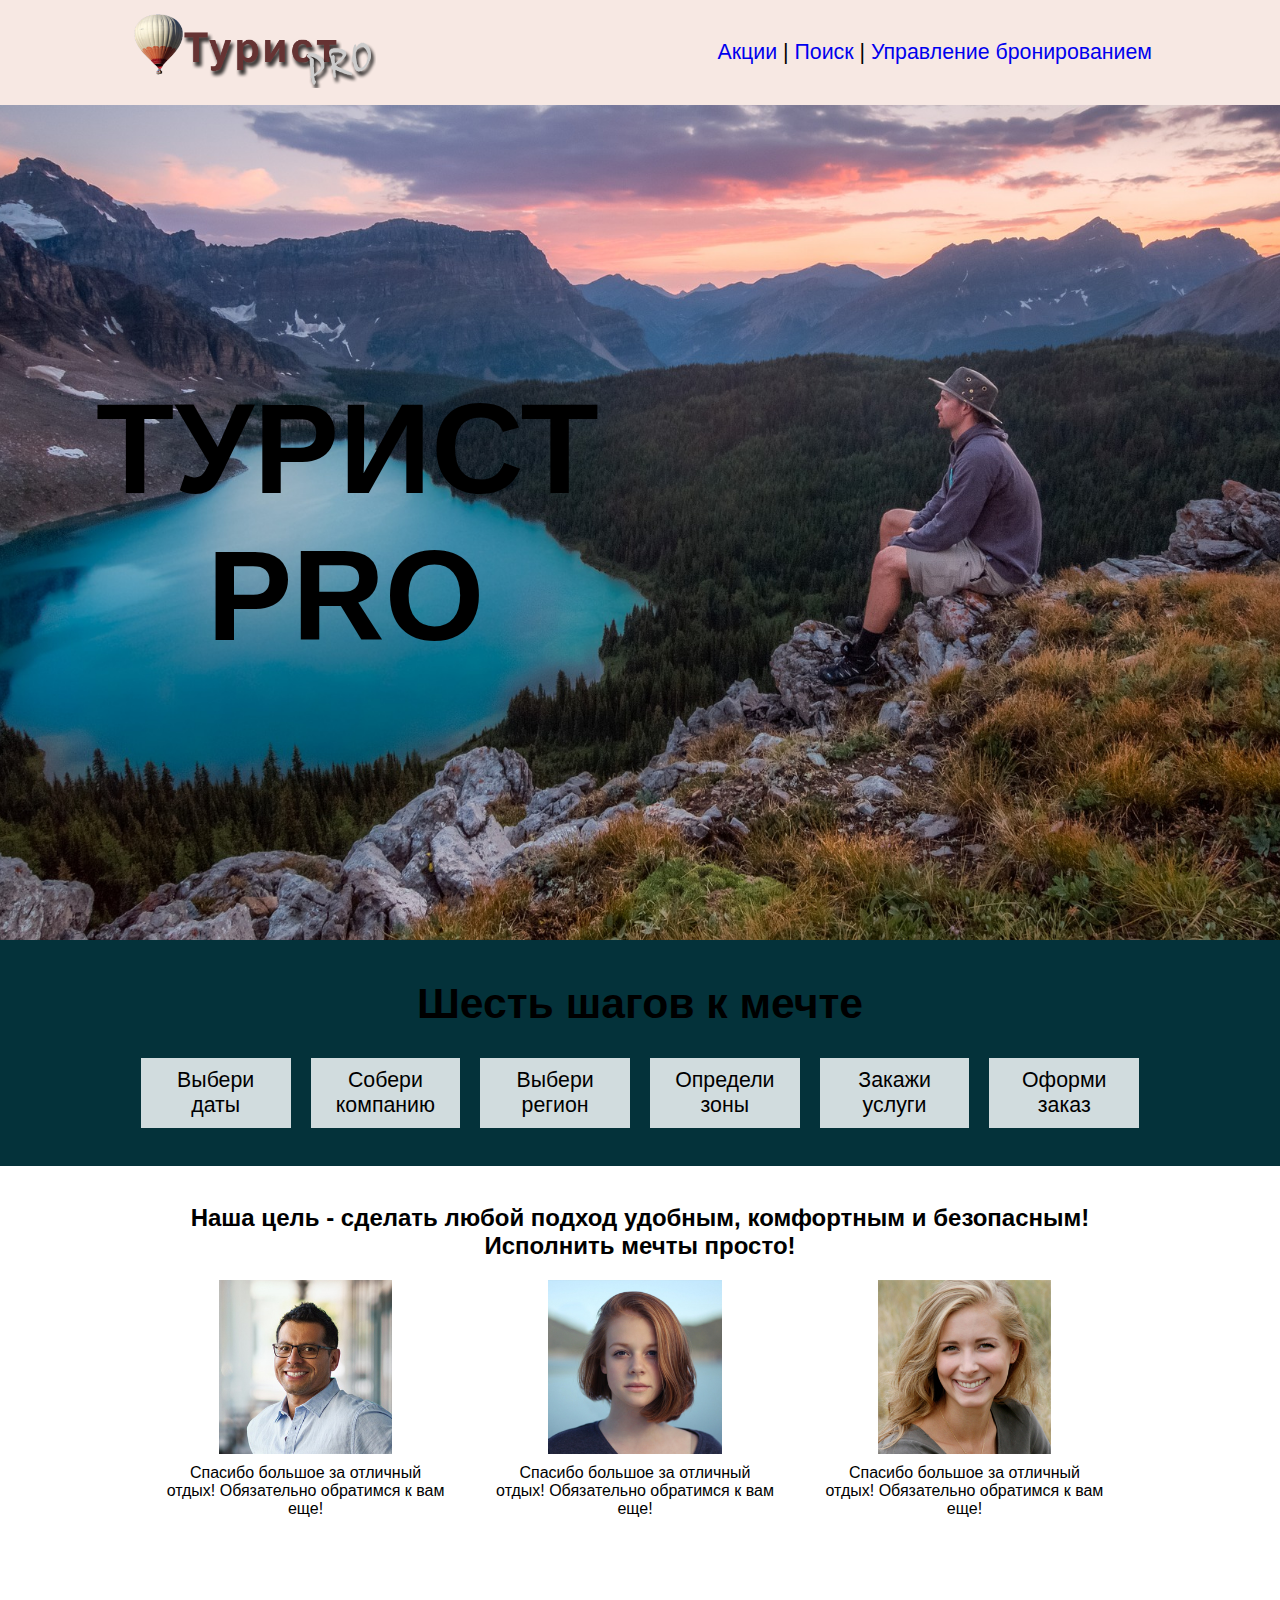
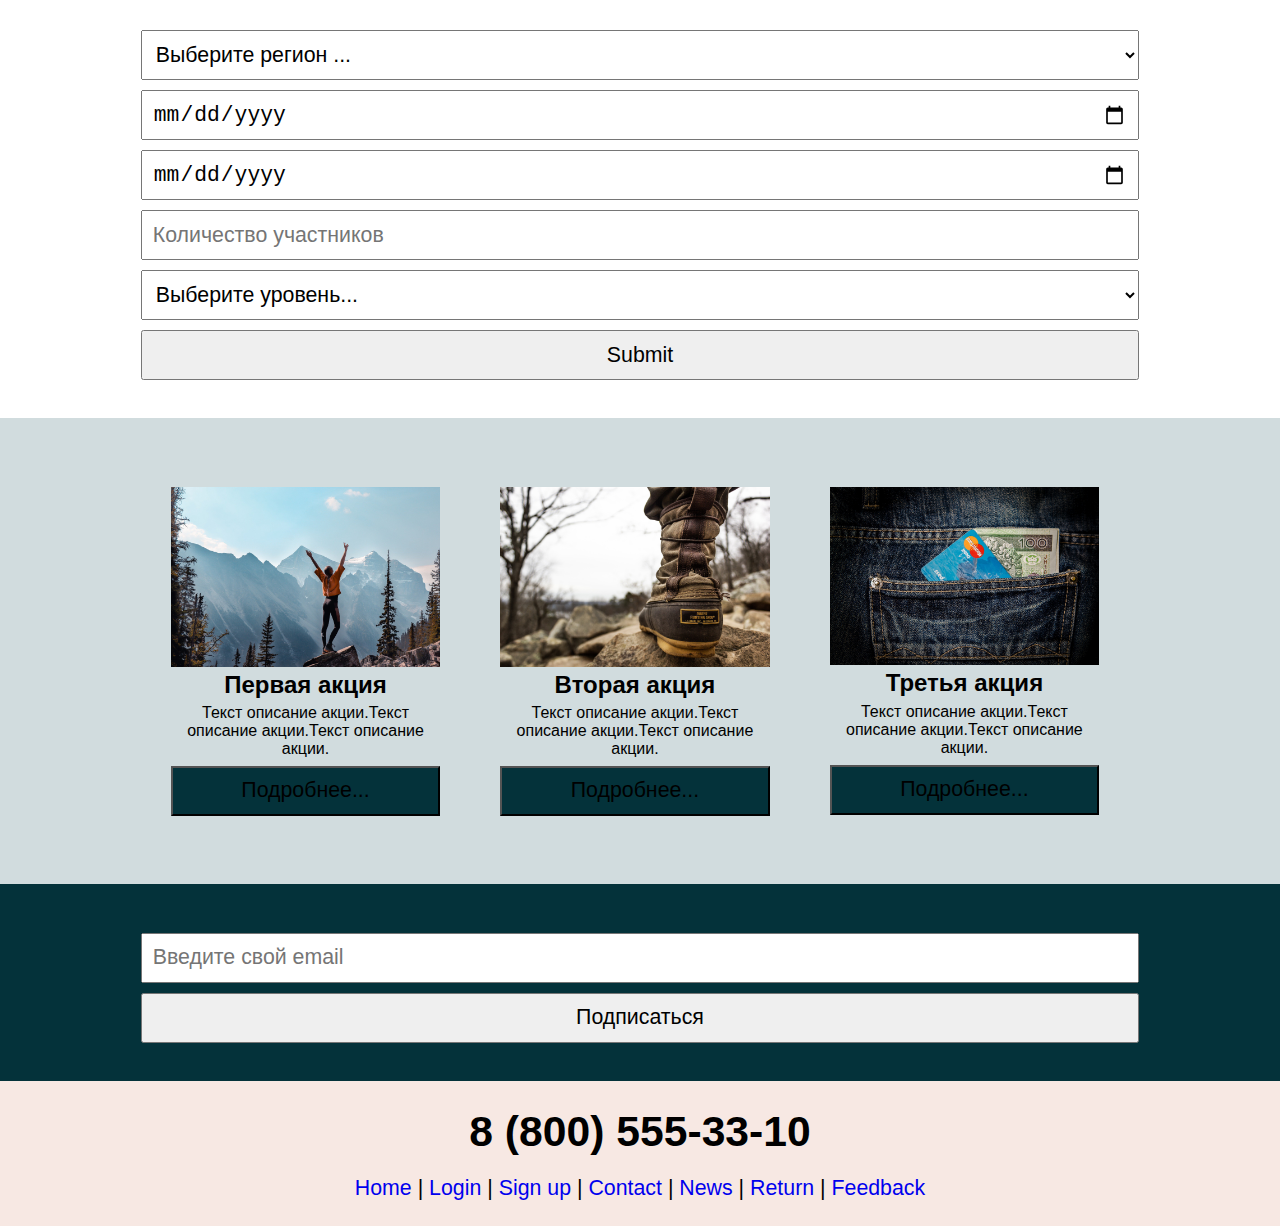
<file: Задание № 12/sample/index.html>
<!DOCTYPE html>
<html lang="ru">

<head>
	<meta charset="UTF-8">
	<meta name="viewport" content="width=device-width, initial-scale=1.0">
	<link rel="stylesheet" href="style/style.css">
	<title>Сайт Турист-PRO</title>
</head>

<body>
	<!-- Шапка сайта -->
	<header>
		<div class="wrapper">
			<div class="content">
				<div class="logo">
					<a href="index.html">
						<img src="media/image/logo.png" alt="Логотип компании">
					</a>
				</div>
				<nav>
					<a href="index.html#promo">Акции</a> |
					<a href="index.html#search">Поиск</a> |
					<a href="#">Управление бронированием</a>
				</nav>
			</div>
		</div>
	</header>

	<!-- Блок Баннер -->
	<section class="banner">
		<div class="wrapper">
			<div class="content">
				<h1>ТУРИСТ PRO</h1>
			</div>
		</div>
	</section>

	<!-- Блок Алгоритма -->
	<section class="alg">
		<div class="wrapper">
			<div class="content">
				<h1>Шесть шагов к мечте</h1>
				<div class="steps">
					<div class="step">Выбери даты</div>
					<div class="step">Собери компанию</div>
					<div class="step">Выбери регион</div>
					<div class="step">Определи зоны</div>
					<div class="step">Закажи услуги</div>
					<div class="step">Оформи заказ</div>
				</div>
			</div>
		</div>
	</section>

	<!-- Блок О компании -->
	<section class="about">
		<div class="wrapper">
			<div class="content">
				<h2>Наша цель - сделать любой подход удобным, комфортным и безопасным!</h2>
				<h2>Исполнить мечты просто!</h2>
				<div class="comment">
					<img src="media/image/comment_1.jpg" alt="" class="comment_foto">
					<div class="comment_text">Спасибо большое за отличный отдых! Обязательно обратимся к вам еще!</div>
				</div>
				<div class="comment">
					<img src="media/image/comment_2.jpg" alt="" class="comment_foto">
					<div class="comment_text">Спасибо большое за отличный отдых! Обязательно обратимся к вам еще!</div>
				</div>
				<div class="comment">
					<img src="media/image/comment_3.jpg" alt="" class="comment_foto">
					<div class="comment_text">Спасибо большое за отличный отдых! Обязательно обратимся к вам еще!</div>
				</div>
			</div>
		</div>
	</section>

	<!-- Блок Поиск -->
	<section class="search" id="search">
		<div class="wrapper">
			<div class="content">
				<form action="search.html">

					<select name="region" id="region">
						<option value="region_0">Выберите регион ...</option>
						<option value="region_1">Якутия</option>
						<option value="region_2">Республика Коми</option>
						<option value="region_3">Краснодарский край</option>
					</select>
					<input type="date">
					<input type="date">
					<input type="number" placeholder="Количество участников">
					<select name="lavel" id="lavel">
						<option value="lavel_0">Выберите уровень...</option>
						<option value="lavel_1">Начальный</option>
						<option value="lavel_2">Средний</option>
						<option value="lavel_3">Продвинутый</option>
					</select>
					<input type="submit">
				</form>
			</div>
		</div>
	</section>

	<!-- Блок Акции -->
	<section class="promos" id="promos">
		<div class="wrapper">
			<div class="content">
				<div class="promo">
					<img src="media/image/promo_1.jpg" alt="фото_акции">
					<h2>Первая акция</h2>
					<div class="promo_text">Текст описание акции.Текст описание акции.Текст описание акции.</div>
					<button>Подробнее...</button>
				</div>
				<div class="promo">
					<img src="media/image/promo_2.jpg" alt="фото_акции">
					<h2>Вторая акция</h2>
					<div class="promo_text">Текст описание акции.Текст описание акции.Текст описание акции.</div>
					<button>Подробнее...</button>
				</div>
				<div class="promo">
					<img src="media/image/promo_3.jpg" alt="фото_акции">
					<h2>Третья акция</h2>
					<div class="promo_text">Текст описание акции.Текст описание акции.Текст описание акции.</div>
					<button>Подробнее...</button>
				</div>
			</div>
		</div>
	</section>

	<!-- Блок Подписки -->
	<section class="sub">
		<div class="wrapper">
			<div class="content">
				<input type="email" placeholder="Введите свой email">
				<button>Подписаться</button>
			</div>
		</div>
	</section>

	<!-- Подвал сайта -->
	<footer>
		<div class="wrapper">
			<div class="content">
				<h2>8 (800) 555-33-10</h2>
				<nav>
					<a href="http://xxxxxx-m1.wsr.ru">Home </a>|
					<a href="http://xxxxxx-m1.wsr.ru/login">Login </a>|
					<a href="http://xxxxxx-m1.wsr.ru/signup">Sign up </a>|
					<a href="http://xxxxxx-m1.wsr.ru/contact">Contact </a>|
					<a href="http://xxxxxx-m1.wsr.ru/news">News </a>|
					<a href="http://xxxxxx-m1.wsr.ru/return">Return </a>|
					<a href="http://xxxxxx-m1.wsr.ru/feedback">Feedback </a>
				</nav>
			</div>
		</div>
	</footer>
</body>

</html>
</file>
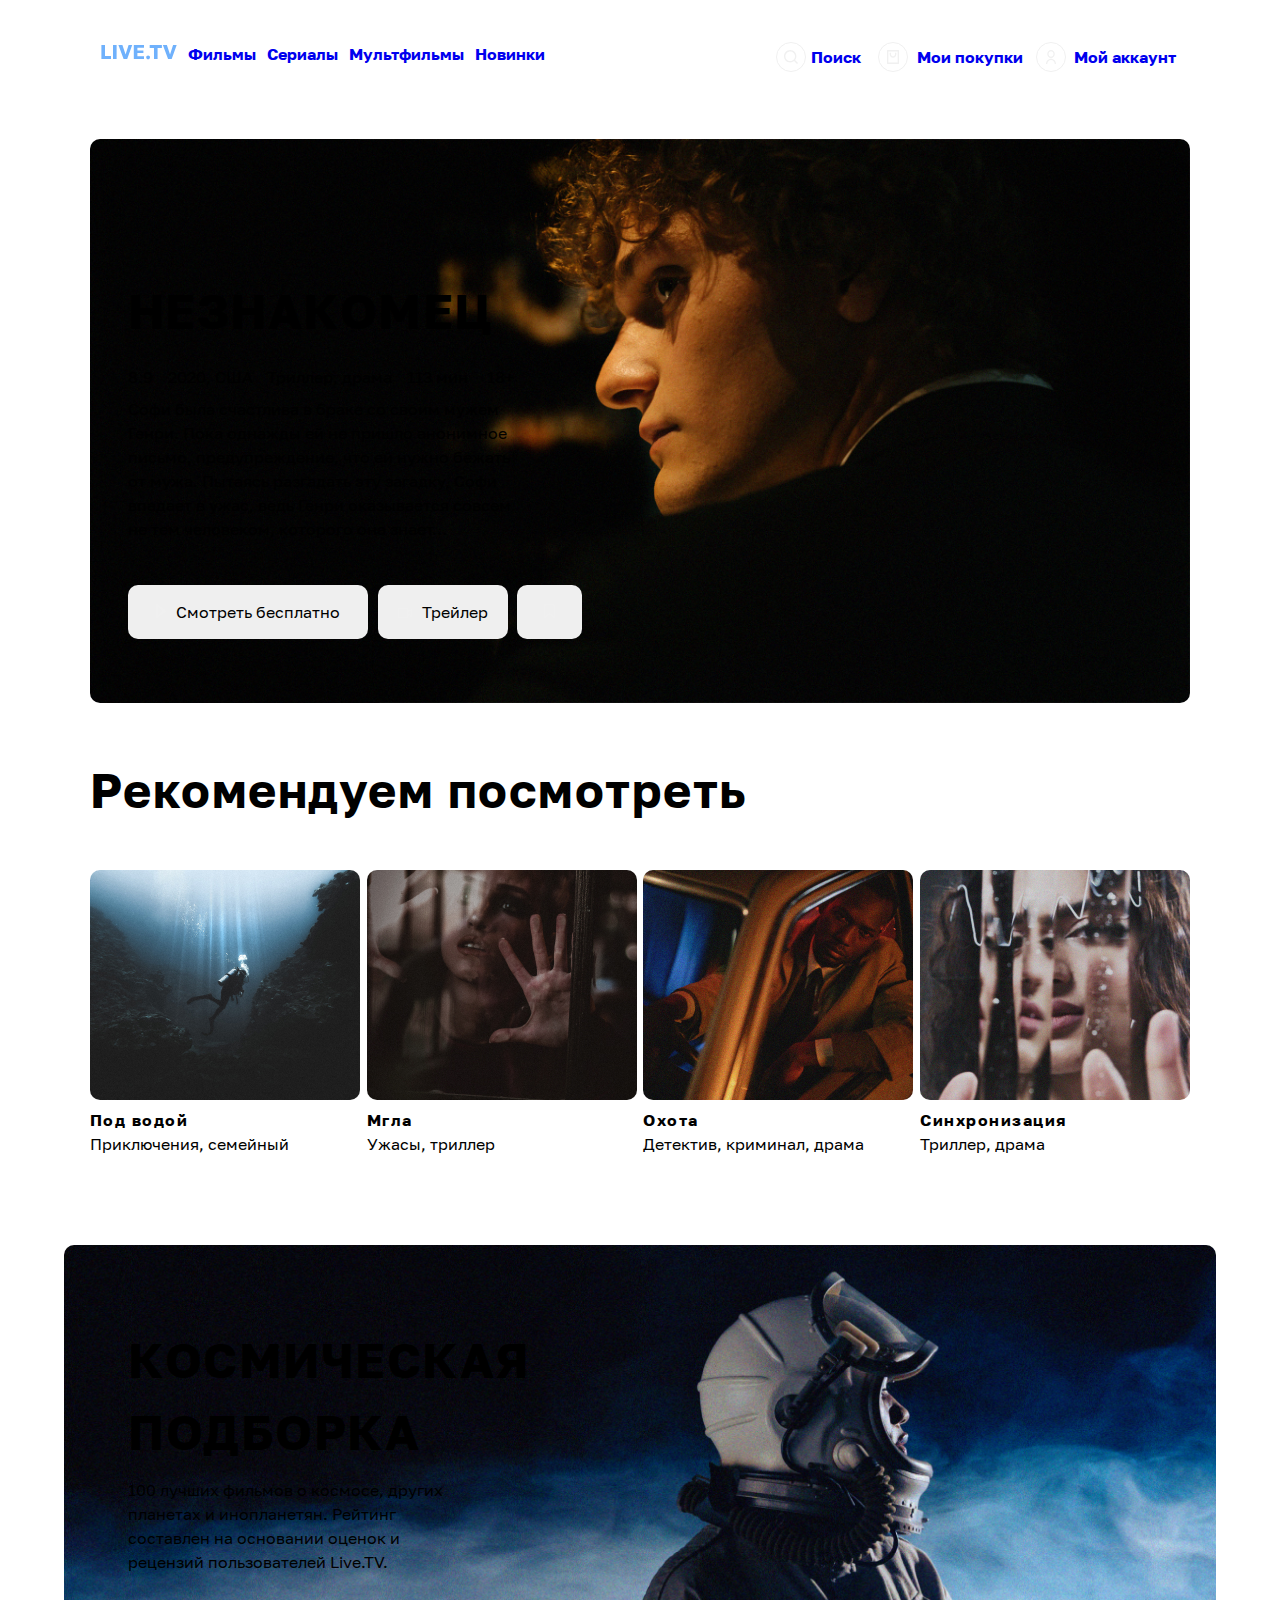
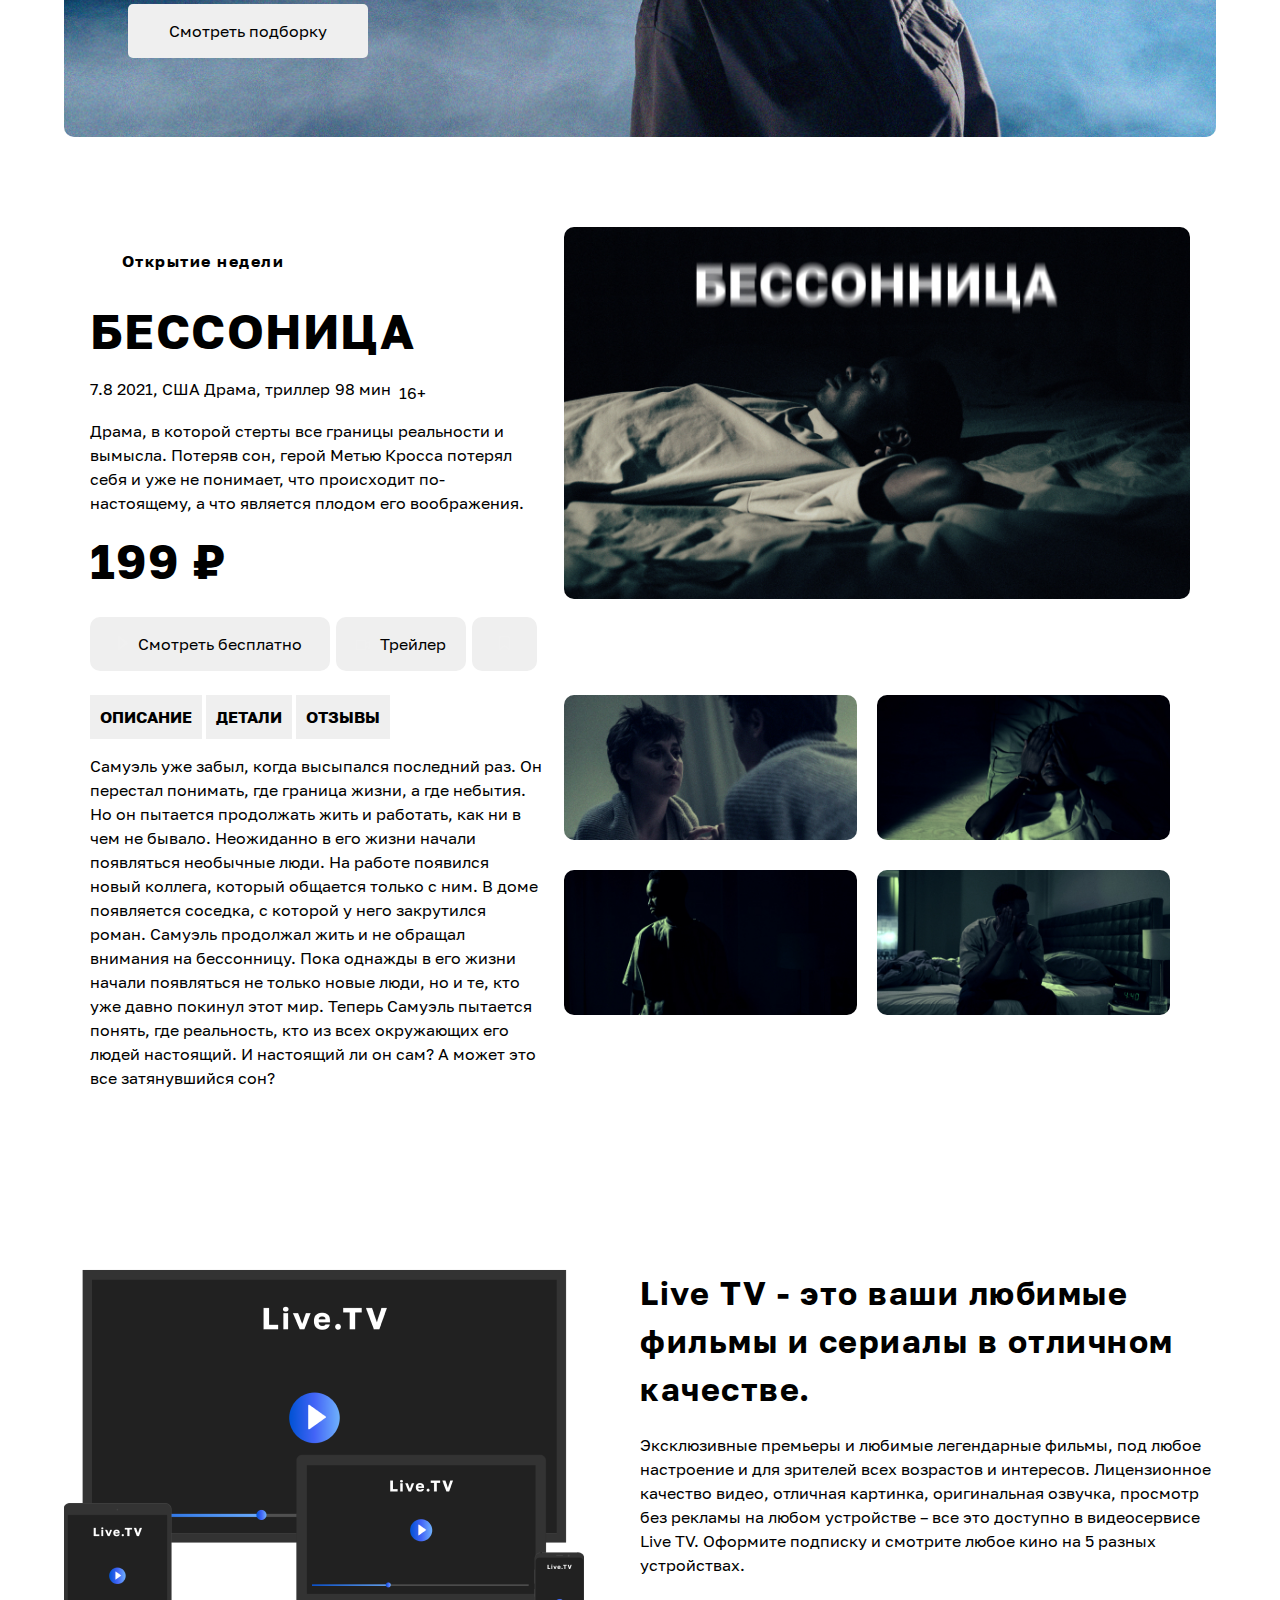
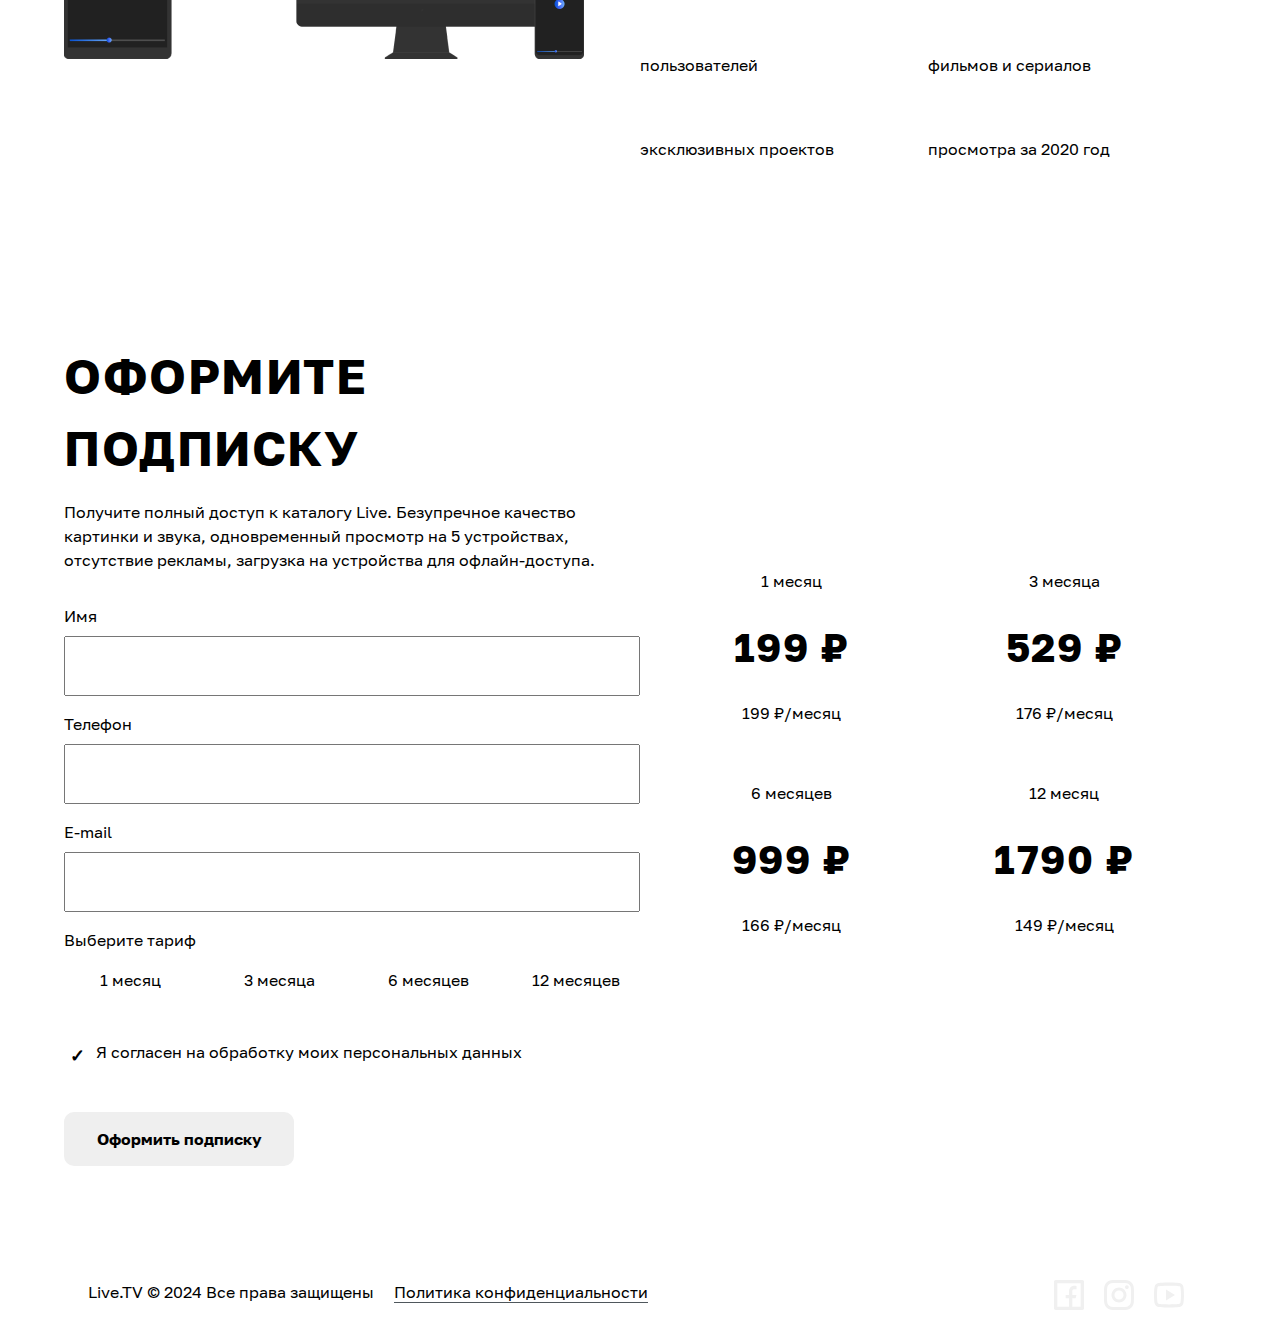
<file: Задание № 13/sample/index.html>
<!DOCTYPE html>
<html lang="ru">
<head>
	<meta charset="UTF-8">
	<meta name="viewport" content="width=device-width, initial-scale=1.0">
	<title>LiveTV</title>
	<link rel="stylesheet" href="style/style.css">
</head>
<body class="bg-black">

	<!-- /// Панель навигации /// -->

	<header class="wrapper navigation">
			<nav class="left-menu">
				<ul class="menu">
					<li>
						<a href="#"><object data="img/Live.TV.svg" type="image/svg+xml"></object></a>
					</li>
					<li>
						<a href="#">Фильмы</a>
					</li>
					<li>
						<a href="#">Сериалы</a>
					</li>
					<li>
						<a href="#">Мультфильмы</a>
					</li>
					<li>
						<a href="#">Новинки</a>
					</li>
				</ul>
			</nav>

			<nav class="right-menu">
				<ul class="menu">
					<li>
						<object class="icon" data="img/search.svg" type="image/svg+xml"></object>
						<a href="#">Поиск</a>
					</li>
					<li>
						<object class="icon" data="img/bag.svg" type="image/svg+xml"></object>
						<a href="#">Мои покупки</a>
					</li>
					<li>
						<object class="icon" data="img/account.svg" type="image/svg+xml"></object>
						<a href="#">Мой аккаунт</a>
					</li>
				</ul>
			</nav>
	</header>


	<!-- /// Баннер фильма /// -->

	<section class="wrapper">
		<div class="banner">
			<img class="banner-img rounded" src="img/1.jpg" alt="banner">
			<div class="banner-text">
				<div class="banner-description">
					<h3 class="bold text-title">НЕЗНАКОМЕЦ</h3>
					<div class="banner-genres">
						<span>8.9</span>
						<span class="text-muted">2020, США</span>
						<span class="text-muted">Триллер, драма</span>
						<span class="text-muted">113 мин</span>
						<span class="text-muted age-restriction">18+</span>
					</div>
					<div>
						Софи была счастлива в браке со своим мужем Генри. Пока однажды ей не пришло анонимное письмо, предупреждение, что ей нужно бежать  от мужа. Пытаясь разгадать эту загадку, Софи впадает в ужас, ведь Генри оказывается совсем не тем человеком, которого она знает…
					</div>
				</div>
				<div class="banner-button">
					<button class="primary-background btn-stylized"><object data="img/play.svg" type="image/svg+xml"></object><span class="">Смотреть бесплатно</span></button>
					<button class="secondary-background btn-stylized"><object data="img/video.svg" type="image/svg+xml"></object><span class="">Трейлер</span></button>
					<button class="secondary-background btn-stylized"><object data="img/bookmark.svg" type="image/svg+xml"></object></button>
				</div>
			</div>
		</div>
	</section>


	<!-- /// Блок рекомендаций /// -->

	<section class="wrapper">
		<h3 class="bold text-title">Рекомендуем посмотреть</h3>
		<div class="recomendation">
			<div>
				<img class="rounded" src="img/2.jpg" alt="image">
				<span class="bold">Под водой</span>
				<span class="text-muted">Приключения, семейный</span>
			</div>
			<div>
				<img class="rounded" src="img/3.jpg" alt="image">
				<span class="bold">Мгла</span>
				<span class="text-muted">Ужасы, триллер</span>
			</div>
			<div>
				<img class="rounded" src="img/4.jpg" alt="image">
				<span class="bold">Охота</span>
				<span class="text-muted">Детектив, криминал, драма</span>
			</div>
			<div>
				<img class="rounded" src="img/5.jpg" alt="image">
				<span class="bold">Синхронизация</span>
				<span class="text-muted">Триллер, драма</span>
			</div>
		</div>
	</section>


	<!-- /// Блок подборки фильмов /// -->

	<section class="wrapper compilation">
		<img class="rounded compilation-img" src="img/6.jpg" alt="image">
		<div class="compilation-text">
			<h3 class="bold text-title">КОСМИЧЕСКАЯ<br>ПОДБОРКА</h3>
			<div>
				100 лучших фильмов о космосе, других планетах и инопланетян. Рейтинг составлен на основании оценок и рецензий пользователей Live.TV.
			</div>
			<button class="primary-background btn-stylized">Смотреть подборку</button>
		</div>
	</section>


	<!-- /// Открытие недели /// -->

	<section class="wrapper opening-padding">
		<div class="opening">
			<div class="opening-description">
				<div class="action action-background bold">
					Открытие недели
				</div>
				<div class="">
					<h3 class="bold text-title">БЕССОНИЦА</h3>
					<div class="opening-genres">
						<span class="">7.8</span>
						<span class="text-muted">2021, США</span>
						<span class="text-muted">Драма, триллер</span>
						<span class="text-muted">98 мин</span>
						<span class="text-muted age-restriction">16+</span>
					</div>
					<div class="text-opening">
						Драма, в которой стерты все границы реальности и вымысла. Потеряв сон, герой Метью Кросса потерял себя и уже не понимает, что происходит по-настоящему, а что является плодом его воображения.
					</div>
				</div>
				<h3 class="bold text-title">199 ₽</h3>
				<div class="banner-button">
					<button class="primary-background btn-stylized"><object data="img/play.svg" type="image/svg+xml"></object><span class="">Смотреть бесплатно</span></button>
					<button class="secondary-background btn-stylized"><object data="img/video.svg" type="image/svg+xml"></object><span class="">Трейлер</span></button>
					<button class="secondary-background btn-stylized"><object data="img/bookmark.svg" type="image/svg+xml"></object></button>
				</div>
			</div>
			<div class="opening-img">
				<img class="rounded" src="img/7.jpg" alt="image">
			</div>
		</div>

		<div class="opening">
			<div class="opening-description">
				<nav class="opening-button">
					<button class="nav-link active-nav" type="button">ОПИСАНИЕ</button>
					<button class="nav-link" type="button">ДЕТАЛИ</button>
					<button class="nav-link" type="button">ОТЗЫВЫ</button>
				</nav>
				<div>
					Самуэль уже забыл, когда высыпался последний раз. Он перестал понимать, где граница жизни, а где небытия. Но он пытается продолжать жить и работать, как ни в чем не бывало. Неожиданно в его жизни начали появляться необычные люди. На работе появился новый коллега, который общается только с ним. В доме появляется соседка, с которой у него закрутился роман. Самуэль продолжал жить и не обращал внимания на бессонницу.
					Пока однажды в его жизни начали появляться не только новые люди, но и те, кто уже давно покинул этот мир. Теперь Самуэль пытается понять, где реальность, кто из всех окружающих его людей настоящий. И настоящий ли он сам? А может это все затянувшийся сон?
				</div>
			</div>
			<div class="opening-img">
				<div class="opening-img-row">
					<div class="opening-img-col">
						<img class="rounded" src="img/8.jpg" alt="image">
					</div>
					<div class="opening-img-col">
						<img class="rounded" src="img/9.jpg" alt="image">
					</div>
				</div>
				<div class="opening-img-row">
					<div class="opening-img-col">
						<img class="rounded" src="img/10.jpg" alt="image">
					</div>
					<div class="opening-img-col">
						<img class="rounded" src="img/11.jpg" alt="image">
					</div>
				</div>
			</div>
		</div>
	</section>


	<!-- /// Преимущества LiveTV /// -->

	<section class="bg-dark">
		<div class="advantages wrapper">
			<div class="advantages-img">
				<img src="img/12.png" alt="image">
			</div>
			<div class="advantages-text">
				<h3 class="bold text-title-sm">Live TV - это ваши любимые фильмы и сериалы в отличном качестве.</h3>
				<p>Эксклюзивные премьеры и любимые легендарные фильмы, под любое настроение и для зрителей всех возрастов и интересов. Лицензионное качество видео, отличная картинка, оригинальная озвучка, просмотр без рекламы на любом устройстве – все это доступно в видеосервисе Live TV.
				Оформите подписку и смотрите любое кино на 5 разных устройствах.</p>
				<div class="advantages-statistics">
					<div class="advantages-statistics-col">
						<div class="text-gradient">40 млн</div>
						<div>пользователей</div>
					</div>
					<div class="advantages-statistics-col">
						<div class="text-gradient">300 тысяч</div>
						<div>фильмов и сериалов</div>
					</div>
				</div>
				<div class="advantages-statistics">
					<div class="advantages-statistics-col">
						<div class="text-gradient">100 +</div>
						<div>эксклюзивных проектов</div>
					</div>
					<div class="advantages-statistics-col">
						<div class="text-gradient">2 млрд часов</div>
						<div>просмотра за 2020 год</div>
					</div>
				</div>
			</div>
		</div>
	</section>


	<!-- /// Оформление подписки /// -->

	<section class="wrapper subscription">
			<div class="subscription-form">
				<h3 class="bold text-title">ОФОРМИТЕ ПОДПИСКУ</h3>
				<p>Получите полный доступ к каталогу Live. Безупречное качество картинки и звука, одновременный просмотр на 5 устройствах, отсутствие рекламы, загрузка на устройства для офлайн-доступа. </p>

				<form class="tariff-form">
					<div class="tariff-form-item">
						<label for="form-name" class="form-label">Имя</label>
						<input type="text" class="form-input bg-black" id="form-name" >
					</div>
					<div class="tariff-form-item">
						<label for="form-tel" class="form-label">Телефон</label>
						<input type="tel" class="form-input bg-black" id="form-tel" >
					</div>
					<div class="tariff-form-item">
						<label for="form-mail" class="form-label">E-mail</label>
						<input type="email" class="form-input bg-black" id="form-mail" >
					</div>

					<div class="form-radio-title">Выберите тариф</div>
					<div class="form-radio">
						<div class="form-radio-col">
						  <input type="radio" name="radio-month" id="radio-month1" value="1 месяц" checked>
						  <label for="radio-month1">
						    1 месяц
						  </label>
						</div>

						<div class="form-radio-col">
						  <input type="radio" name="radio-month" id="radio-month2" value="3 месяца">
						  <label for="radio-month2">
						    3 месяца
						  </label>
						</div>

						<div class="form-radio-col">
						  <input type="radio" name="radio-month" id="radio-month3" value="6 месяцев">
						  <label for="radio-month3">
						    6 месяцев
						  </label>
						</div>

						<div class="form-radio-col">
						  <input type="radio" name="radio-month" id="radio-month4" value="12 месяцев">
						  <label for="radio-month4">
						    12 месяцев
						  </label>
						</div>
					</div>
					
					<div class="form-checkbox">
						<input type="checkbox" id="personal-data-checkbox" checked>
						<label for="personal-data-checkbox">Я согласен на обработку моих персональных данных</label>
					</div>
					<button class="btn-stylized subscription-button primary-background">Оформить подписку</button>
				</form>
			</div>

			<div class="subscription-time">
				<div class="subscription-time-row">
					<div class="subscription-time-col secondary-background">
						<span>1 месяц</span>
						<span class="bold text-blue">199 ₽</span>
						<span>199 ₽/месяц</span>
					</div>
					<div class="subscription-time-col secondary-background">
						<span>3 месяца</span>
						<span class="bold text-blue">529 ₽</span>
						<span>176 ₽/месяц</span>
					</div>
				</div>
				<div class="subscription-time-row subscription-time-margin">
					<div class="subscription-time-col secondary-background">
						<span>6 месяцев</span>
						<span class="bold text-blue">999 ₽</span>
						<span>166 ₽/месяц</span>
					</div>
					<div class="subscription-time-col secondary-background">
						<span>12 месяц</span>
						<span class="bold text-blue">1790 ₽</span>
						<span>149 ₽/месяц</span>
					</div>
				</div>
			</div>
	</section>



	<!-- /// Подвал /// -->
	<footer class="bg-dark">
		<div class="wrapper footer-flex">
			<div>
				<span>Live.TV © 2024 Все права защищены</span>
				<span class="footer-privacy">Политика конфиденциальности</span>
			</div>
			<div class="link-icon">
				<a href="https://ru-ru.facebook.com/" target="_blank"><object class="icon" data="img/facebook.svg" type="image/svg+xml"></object></a>
				<a href="https://www.instagram.com/" target="_blank"><object class="icon" data="img/instagram.svg" type="image/svg+xml"></object></a>
				<a href="https://www.youtube.com/" target="_blank"><object class="icon" data="img/youtube.svg" type="image/svg+xml"></object></a>
			</div>
		</div>
	</footer>
</body>
</html>
</file>
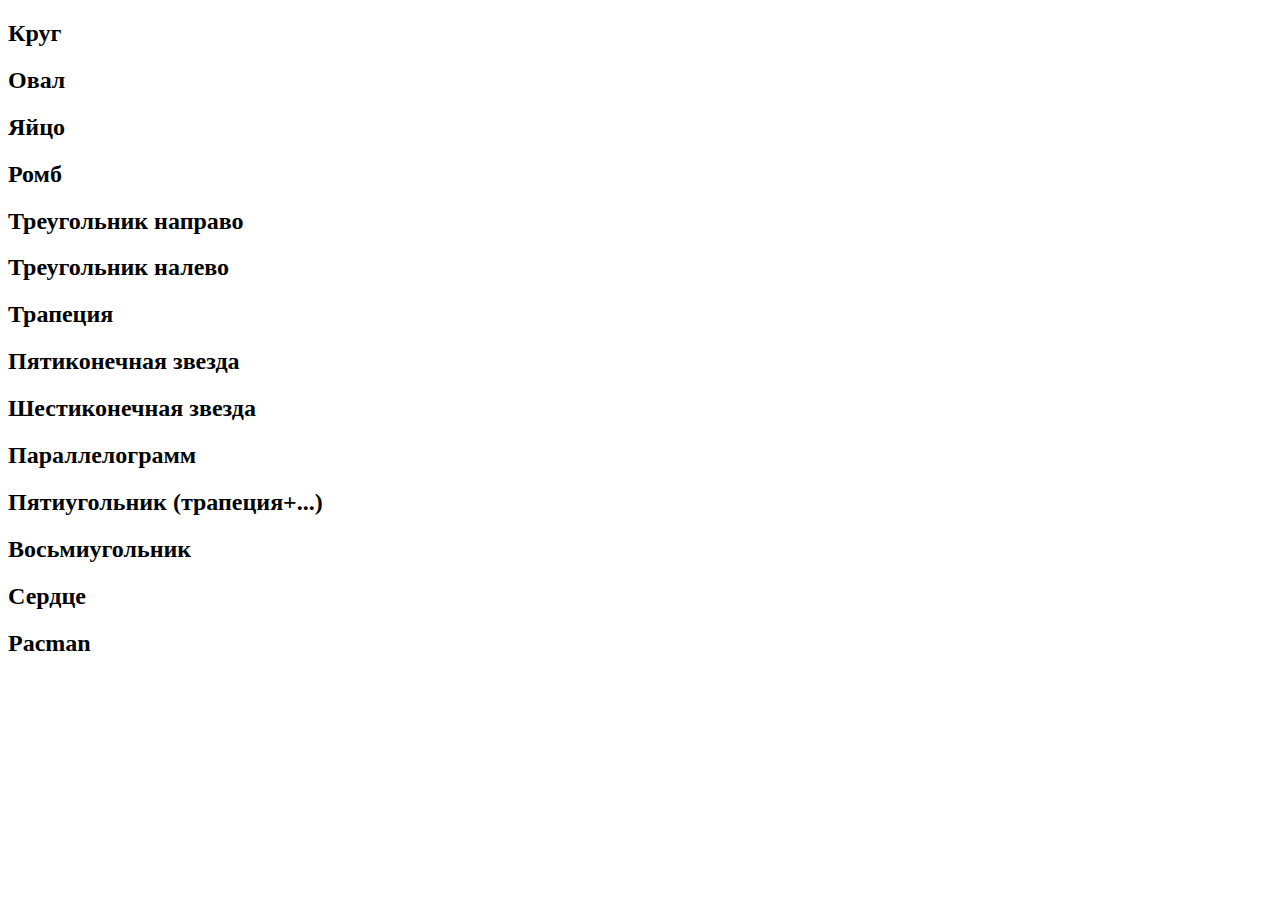
<file: Задание № 19/sample/index.html>
<!DOCTYPE html>
<html lang="ru">

<head>
    <meta charset="UTF-8">
    <meta http-equiv="X-UA-Compatible" content="IE=edge">
    <meta name="viewport" content="width=device-width, initial-scale=1.0">
    <title>2D фигуры</title>
</head>

<body>
    <div class="block">
        <h2>Круг</h2>
        <div class=""></div>
    </div>
    <div class="block">
        <h2>Овал</h2>
        <div class=""></div>
    </div>
    <div class="block">
        <h2>Яйцо</h2>
        <div class=""></div>
    </div>
    <div class="block">
        <h2>Ромб</h2>
        <div class=""></div>
    </div>
    <div class="block">
        <h2>Треугольник направо</h2>
        <div class=""></div>
    </div>
    <div class="block">
        <h2>Треугольник налево</h2>
        <div class=""></div>
    </div>
    <div class="block">
        <h2>Трапеция</h2>
        <div class=""></div>
    </div>
    <div class="block">
        <h2>Пятиконечная звезда</h2>
        <div class=""></div>
    </div>
    <div class="block">
        <h2>Шестиконечная звезда</h2>
        <div class=""></div>
    </div>
    <div class="block">
        <h2>Параллелограмм</h2>
        <div class=""></div>
    </div>

    <div class="block">
        <h2>Пятиугольник (трапеция+...)</h2>
        <div class=""></div>
    </div>

    <div class="block">
        <h2>Восьмиугольник</h2>
        <div class=""></div>
    </div>

    <div class="block">
        <h2>Сердце</h2>
        <div class=""></div>
    </div>

    <div class="block">
        <h2>Pacman</h2>
        <div class=""></div>
    </div>


</body>

</html>
</file>
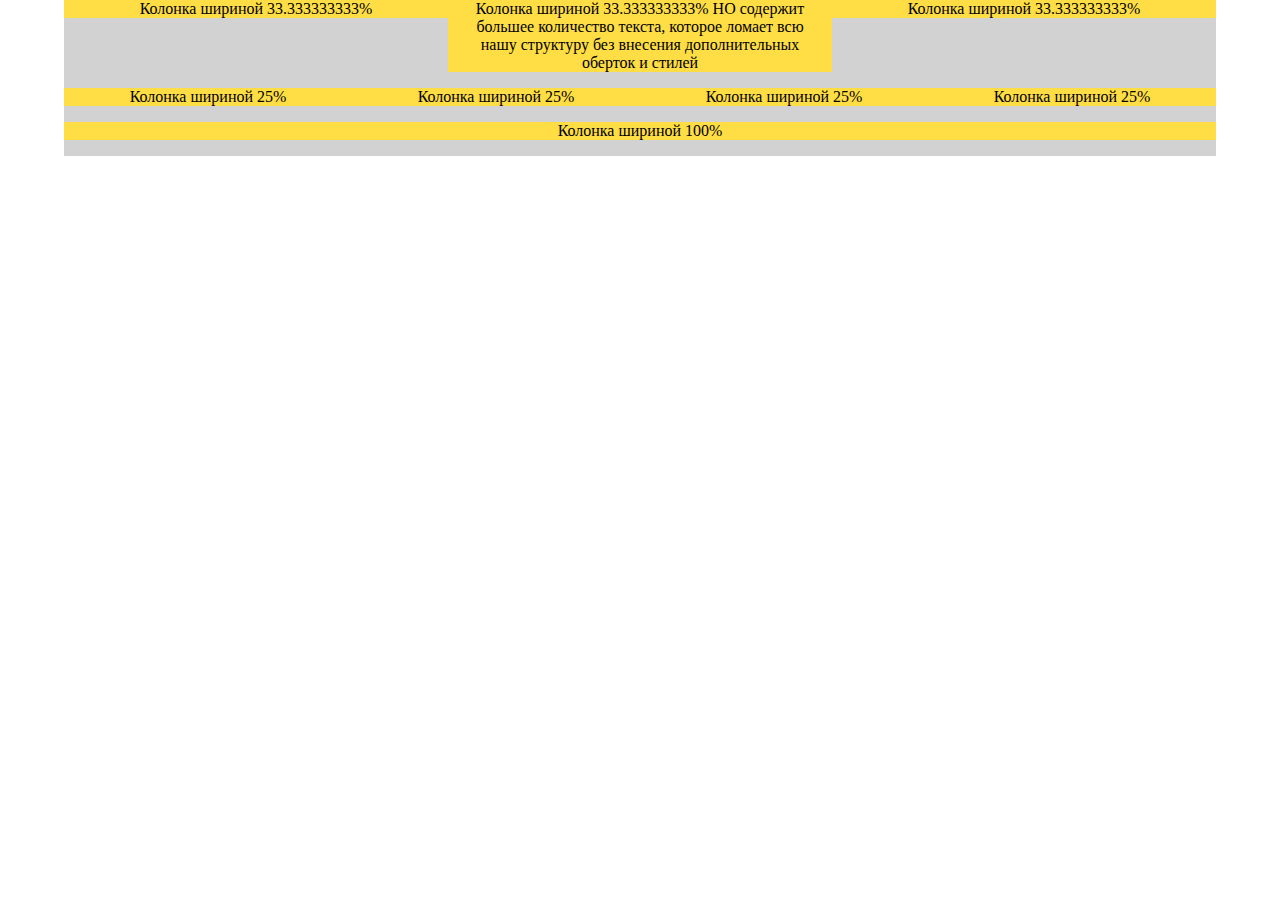
<file: Задание № 27/sample/index.html>
﻿<!DOCTYPE html>
<html lang="ru">

<head>
	<meta charset="UTF-8">
	<meta http-equiv="X-UA-Compatible" content="IE=edge">
	<meta name="viewport" content="width=device-width, initial-scale=1.0">
	<link rel="stylesheet" type="text/css" href="css/style.css">
	<title>Гибкая сетка</title>
</head>

<body>
	<div class="container">

		<div class="row">
			<div class="cols col-4">Колонка шириной 33.333333333%</div>
			<div class="cols col-4">Колонка шириной 33.333333333% НО содержит большее количество текста, которое ломает
				всю нашу структуру без внесения дополнительных оберток и стилей</div>
			<div class="cols col-4">Колонка шириной 33.333333333%</div>
		</div>

		<div class="row">
			<div class="cols col-3">Колонка шириной 25%</div>
			<div class="cols col-3">Колонка шириной 25%</div>
			<div class="cols col-3">Колонка шириной 25%</div>
			<div class="cols col-3">Колонка шириной 25%</div>
		</div>

		<div class="row">
			<div class="cols col-12">Колонка шириной 100%</div>
		</div>

	</div>
</body>

</html>
</file>
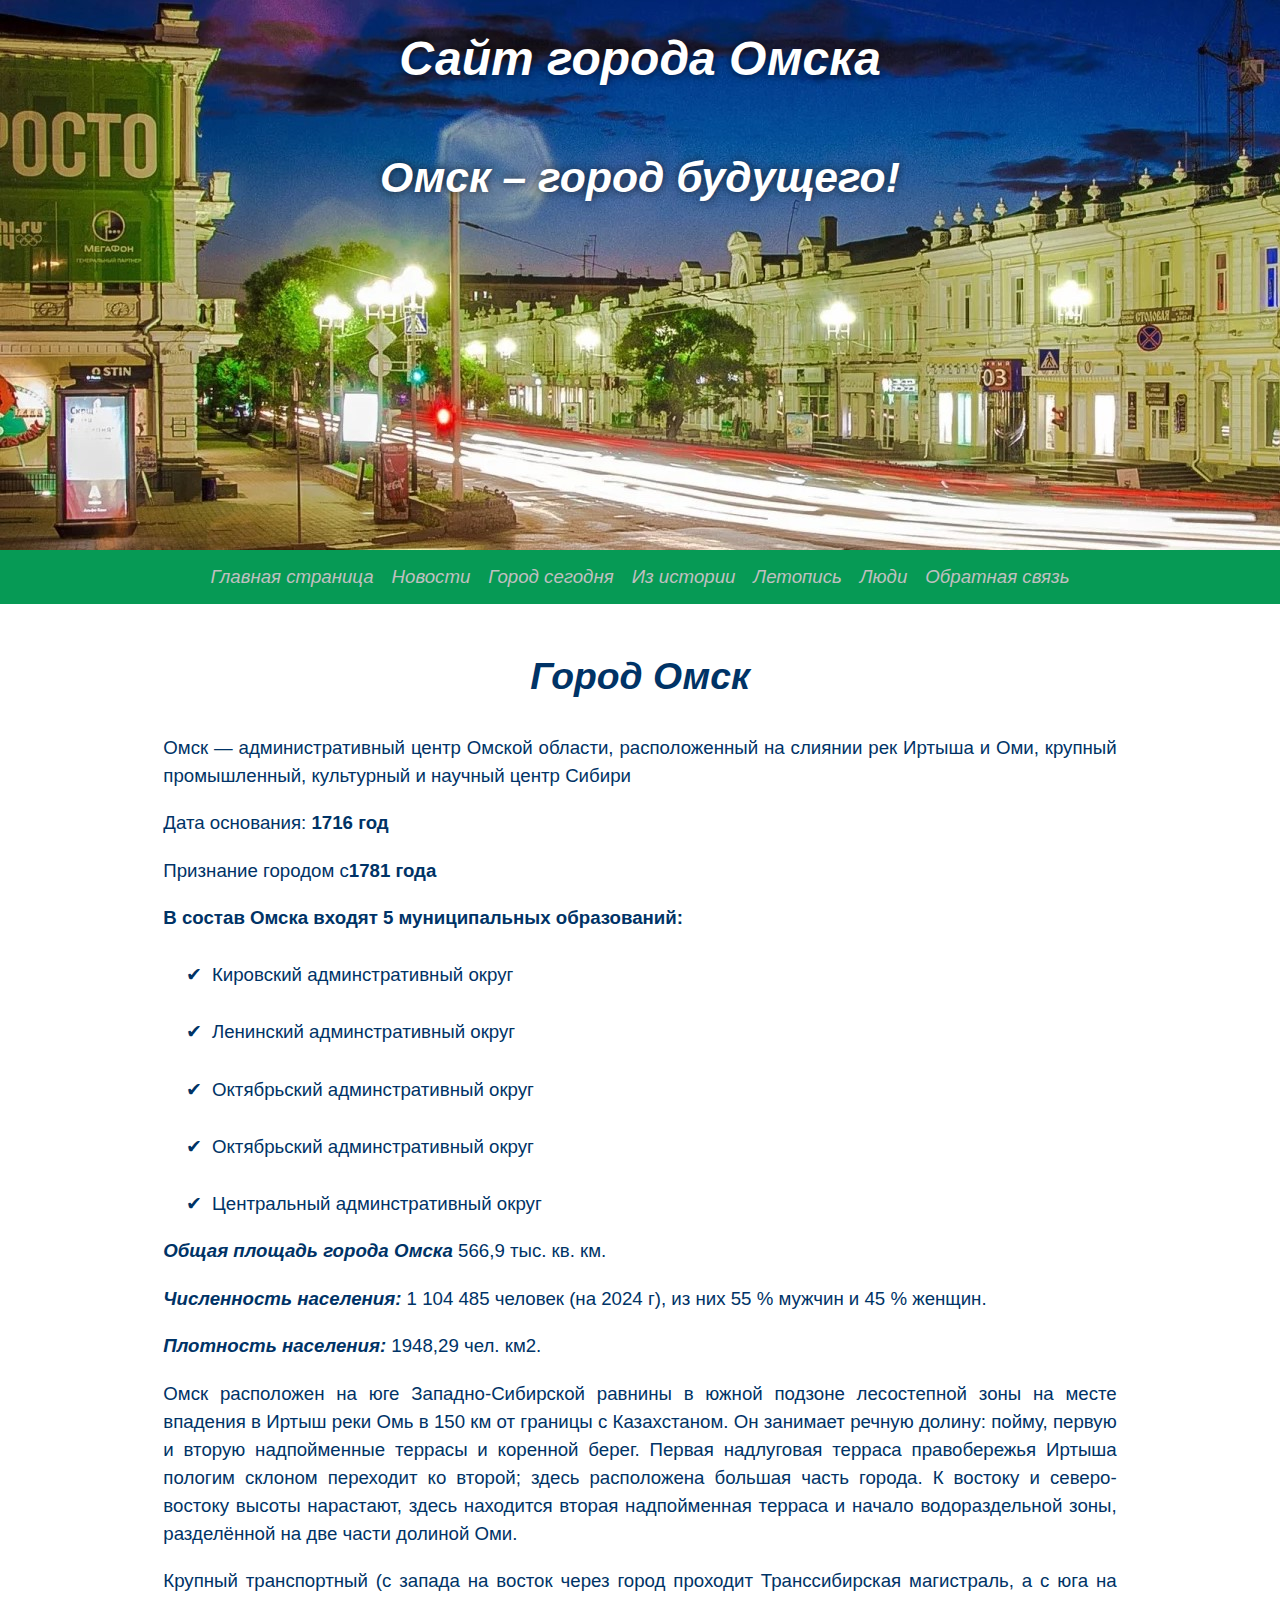
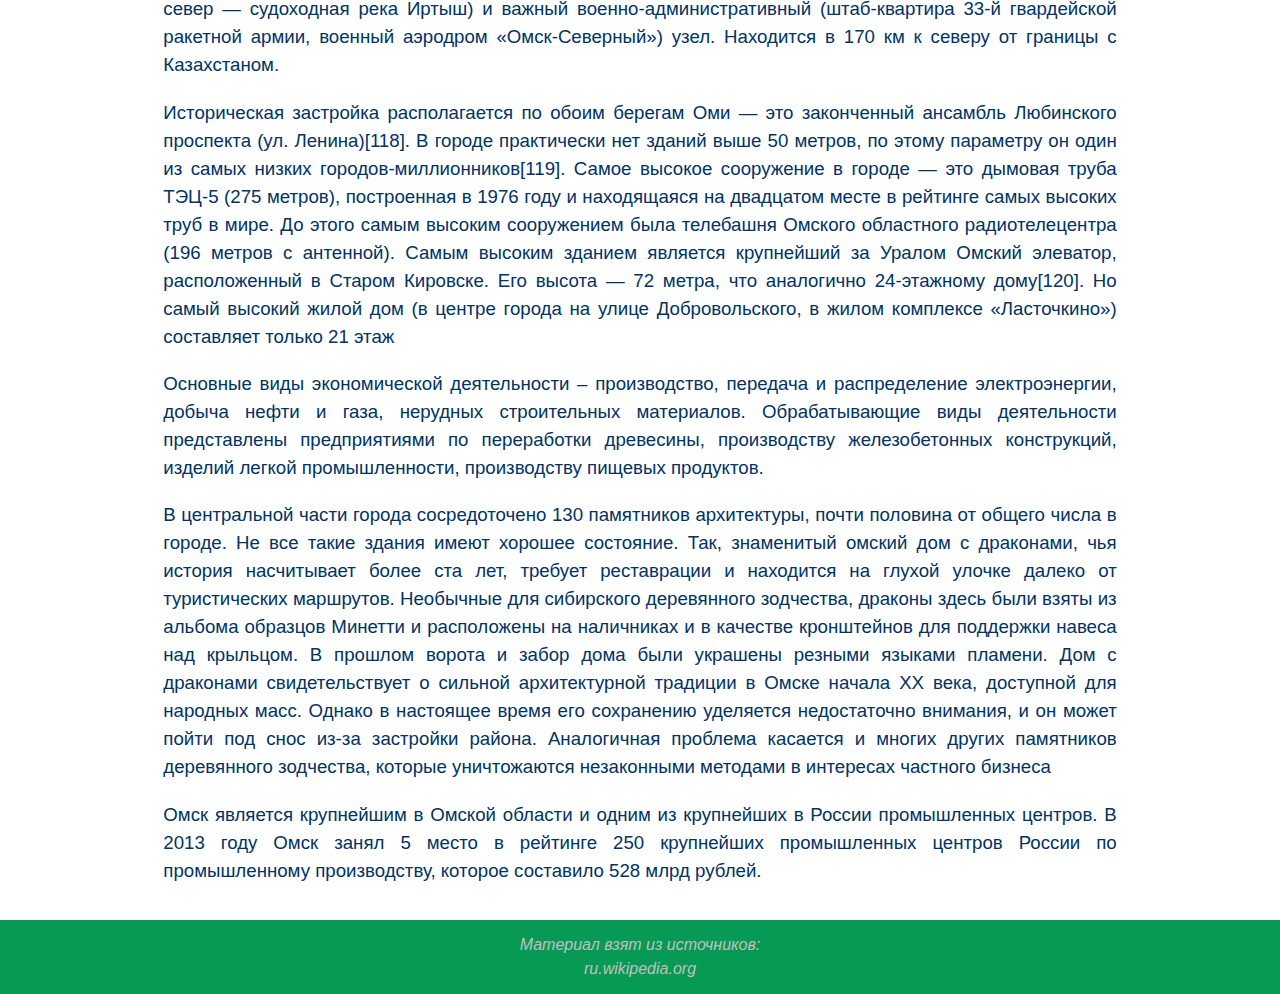
<file: Задание № 29/sample/index.html>
<!DOCTYPE html>
<html lang="ru">

<head>
	<meta charset="UTF-8">
	<title>Сайт города Омска</title>
	<link rel="stylesheet" href="style/style.css" type="text/css">
</head>

<body>
	<header>
		<div>
			<h1>Сайт города Омска</h1>

			<h3>Омск – город будущего!</h3>
		</div>
	</header>
	<div class="wrapper">
		<nav>
			<a href="index.html">Главная страница</a>
			<a href="news.html">Новости</a>
			<a href="city-today.html">Город сегодня</a>
			<a href="history.html">Из истории</a>
			<a href="chronicle.html">Летопись</a>
			<a href="people.html">Люди</a>
			<a href="feedback.html">Обратная связь</a>
		</nav>

		<div class="content">

			<h1>Город Омск</h1>
			<p>Омск — административный центр Омской области, расположенный на слиянии рек Иртыша и Оми, крупный
				промышленный, культурный и научный центр Сибири</p>
			<p>Дата основания: <b> 1716 год</b></p>
			<p>Признание городом с<b>1781 года</b></p>
			<p><b>В состав Омска входят 5 муниципальных образований:</b></p>
			<ul class="list1">
				<li>Кировский админстративный округ</li>
				<li>Ленинский админстративный округ</li>
				<li>Октябрьский админстративный округ</li>
				<li>Октябрьский админстративный округ</li>
				<li>Центральный админстративный округ</li>

			</ul>
			<p><span class="select">Общая площадь города Омска</span> 566,9 тыс. кв. км.</p>
			<p><span class="select">Численность населения:</span> 1 104 485 человек (на 2024 г), из них 55 %
				мужчин и 45 % женщин.</p>
			<p><span class="select">Плотность населения:</span> 1948,29 чел. км2.</p>
			<p>Омск расположен на юге Западно-Сибирской равнины в южной подзоне лесостепной зоны на месте впадения в
				Иртыш реки Омь в 150 км от границы с Казахстаном. Он занимает речную долину: пойму, первую и вторую
				надпойменные террасы и коренной берег. Первая надлуговая терраса правобережья Иртыша пологим склоном
				переходит ко второй; здесь расположена большая часть города. К востоку и северо-востоку высоты
				нарастают, здесь находится вторая надпойменная терраса и начало водораздельной зоны, разделённой на две
				части долиной Оми. </p>
			<p>Крупный транспортный (с запада на восток через город проходит Транссибирская магистраль, а с юга на север
				— судоходная река Иртыш) и важный военно-административный (штаб-квартира 33-й гвардейской ракетной
				армии, военный аэродром «Омск-Северный») узел. Находится в 170 км к северу от границы с Казахстаном.</p>
			<p>Историческая застройка располагается по обоим берегам Оми — это законченный ансамбль Любинского проспекта
				(ул. Ленина)[118]. В городе практически нет зданий выше 50 метров, по этому параметру он один из самых
				низких городов-миллионников[119]. Самое высокое сооружение в городе — это дымовая труба ТЭЦ-5 (275
				метров), построенная в 1976 году и находящаяся на двадцатом месте в рейтинге самых высоких труб в мире.
				До этого самым высоким сооружением была телебашня Омского областного радиотелецентра (196 метров с
				антенной). Самым высоким зданием является крупнейший за Уралом Омский элеватор, расположенный в Старом
				Кировске. Его высота — 72 метра, что аналогично 24-этажному дому[120]. Но самый высокий жилой дом (в
				центре города на улице Добровольского, в жилом комплексе «Ласточкино») составляет только 21 этаж</p>
			<p>Основные виды экономической деятельности – производство, передача и распределение электроэнергии, добыча
				нефти и газа, нерудных строительных материалов. Обрабатывающие виды деятельности представлены
				предприятиями по переработки древесины, производству железобетонных конструкций, изделий легкой
				промышленности, производству пищевых продуктов.</p>
			<p>В центральной части города сосредоточено 130 памятников архитектуры, почти половина от общего числа в
				городе. Не все такие здания имеют хорошее состояние. Так, знаменитый омский дом с драконами, чья
				история насчитывает более ста лет, требует реставрации и находится на глухой улочке далеко от
				туристических маршрутов. Необычные для сибирского деревянного зодчества, драконы здесь были взяты из
				альбома образцов Минетти и расположены на наличниках и в качестве кронштейнов для поддержки навеса над
				крыльцом. В прошлом ворота и забор дома были украшены резными языками пламени. Дом с драконами
				свидетельствует о сильной архитектурной традиции в Омске начала XX века, доступной для народных масс.
				Однако в настоящее время его сохранению уделяется недостаточно внимания, и он может пойти под снос
				из-за застройки района. Аналогичная проблема касается и многих других памятников деревянного зодчества,
				которые уничтожаются незаконными методами в интересах частного бизнеса</p>
			<p>Омск является крупнейшим в Омской области и одним из крупнейших в России промышленных центров. В 2013
				году Омск занял 5 место в рейтинге 250 крупнейших промышленных центров России по промышленному
				производству, которое составило 528 млрд рублей.</p>

		</div>
	</div>
	<footer>
		<div>
			<p>Материал взят из источников:<br>ru.wikipedia.org</p>
		</div>
	</footer>
</body>

</html>
</file>
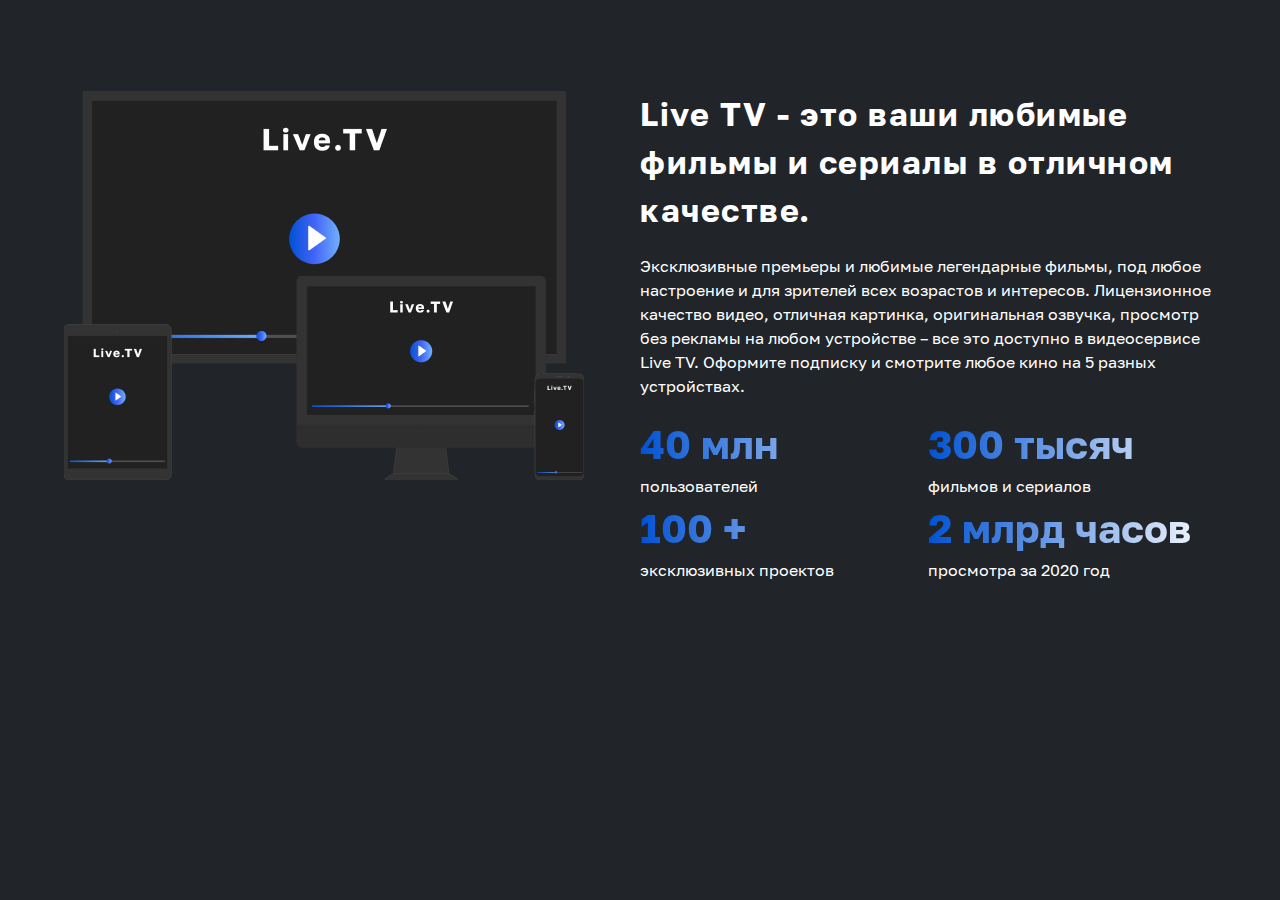
<file: Задание № 33/sample/index.html>
<!DOCTYPE html>
<html lang="ru">
<head>
	<meta charset="UTF-8">
	<meta name="viewport" content="width=device-width, initial-scale=1.0">
	<title>LiveTV</title>
	<link rel="stylesheet" href="style/style.css">
</head>
<body class="bg-dark">

	
	<!-- /// Преимущества LiveTV /// -->

	<section class="bg-dark">
		<div class="advantages wrapper">
			<div class="advantages-img">
				<img src="img/12.png" alt="image">
			</div>
			<div class="advantages-text">
				<h3 class="bold text-title-sm">Live TV - это ваши любимые фильмы и сериалы в отличном качестве.</h3>
				<p>Эксклюзивные премьеры и любимые легендарные фильмы, под любое настроение и для зрителей всех возрастов и интересов. Лицензионное качество видео, отличная картинка, оригинальная озвучка, просмотр без рекламы на любом устройстве – все это доступно в видеосервисе Live TV.
				Оформите подписку и смотрите любое кино на 5 разных устройствах.</p>
				<div class="advantages-statistics">
					<div class="advantages-statistics-col">
						<div class="text-gradient">40 млн</div>
						<div>пользователей</div>
					</div>
					<div class="advantages-statistics-col">
						<div class="text-gradient">300 тысяч</div>
						<div>фильмов и сериалов</div>
					</div>
				</div>
				<div class="advantages-statistics">
					<div class="advantages-statistics-col">
						<div class="text-gradient">100 +</div>
						<div>эксклюзивных проектов</div>
					</div>
					<div class="advantages-statistics-col">
						<div class="text-gradient">2 млрд часов</div>
						<div>просмотра за 2020 год</div>
					</div>
				</div>
			</div>
		</div>
	</section>

</body>
</html>
</file>
<file: Задание № 12/sample/style/style.css>
* {
	margin: 0;
	padding: 0;
	box-sizing: border-box;
}

body {
	font-family: Arial;
}

section {
	padding: 1% 0;
}

div.wrapper {
	padding: 1% 0;
}

div.content {
	width: 80%;
	margin: 0 auto;
	text-align: center;
	padding: 1%;
	overflow: hidden;
}

/*настройка шапки сайта*/

header .wrapper {
	background-color: #f7e8e3;
}

header .content {
	display: flex; /*гибкий контейнер*/
	align-items: center; /*выравнивание по центру*/
	justify-content: space-between; /*распределние элементов по горизонтали*/
	padding: 0;
}

.content .logo img {
	height: 75px;
}

.content nav {
	font-size: 16pt;
}
.content nav a {
	text-decoration: none;
}
.content nav a:hover {
	text-decoration: underline;
	cursor: pointer;
}

/*Оформление блока Баннер*/

section.banner {
	min-height: 80vh;
	background-image: url("../media/image/banner.jpg");
	background-repeat: no-repeat;
	background-position: center;
	background-size: cover;
}

section.banner div.wrapper {
	display: flex;
	align-items: center;
	width: 50%;
	min-height: 90vh;
	margin-left: 2%;
}

section.banner div.wrapper h1 {
	font-size: 8em;
	font-weight: bold;
}

/*Настройки блока Алгоритм*/

.alg {
	background-color: #04323a;
}

h1 {
	font-size: 32pt;
}

/*Шаги без анимации*/

section.alg div.steps {
	margin-top: 3%;
	display: flex;
	justify-content: space-between;
}

section.alg div.step {
	font-size: 16pt;
	background-color: #d1dcde;
	width: 15%;
	padding: 10px 20px;
}

/*Настройка блока О компании*/

div.comment {
	width: 33%;
	float: left;
	padding: 2%;
}

div.comment img.comment_foto {
	width: 60%;
	margin: 0 auto;
}

div.comment div.comment_text {
	padding: 2%;
}

/*Настройка блока Поиск*/

select,
input,
button {
	width: 100%;
	min-height: 50px;
	margin-top: 1%;
	padding: 1%;
	font-size: 16pt;
}

/*Настройка блока Акции*/

section.promos {
	background-color: #d1dcde;
}
section.promos .content {
	display: flex;
	flex-wrap: wrap;
}
div.promo {
	width: 31%;
	margin: 1%;
	padding: 2%;
}

div.promo img {
	width: 100%;
	margin: 0 auto;
}
div.promo div.promo_text {
	padding: 2%;
}

.promo button {
	background-color: #04323a;
}
/*Настройка блока Подписка*/
section.sub {
	background-color: #04323a;
}

/*Настройка блока Подвал*/

footer {
	background-color: #f7e8e3;
}
footer h2 {
	font-size: 32pt;
}
footer nav {
	padding-top: 20px;
}
</file>
<file: Задание № 13/sample/style/style.css>
/* Подключаем три версии шрифта Golos, разной толщины */
@font-face {
	font-family: Golos;
	src: url("../fonts/Golos-Text_Regular.ttf");
	font-weight: normal;
}

@font-face {
	font-family: Golos;
	src: url("../fonts/Golos-Text_DemiBold.ttf");
	font-weight: 600;
}

@font-face {
	font-family: Golos;
	src: url("../fonts/Golos-Text_Bold.ttf");
	font-weight: 700;
}

* {
	font-family: Golos;
	box-sizing: border-box;
	font-size: 16px;
	line-height: 1.5;
}

body {
	margin: 0;
}

.wrapper {
	width: 90%;
	margin: 0 auto;
	padding: 2%;
}

.icon {
	width: 30px;
	height: 30px;
}

.bold {
	font-weight: 700;
	letter-spacing: 1.5px;
}

.text-title {
	font-size: 48px;
	margin: 0;
	margin-bottom: 10px;
}

.text-title-sm {
	font-size: 32px;
	margin: 0;
	margin-bottom: 20px;
}

/* /// Панель навигации /// */
.navigation a {
	text-decoration: none;
	font-weight: 700;
}

.navigation {
	display: flex;
}

.navigation nav {
	width: 50%;
}

.menu {
	list-style-type: none;
	padding: 0;
	display: flex;
}

.menu li {
	display: flex;
	align-items: center;
}

.left-menu li {
	padding-left: 2%;
}

.right-menu li {
	padding-right: 4%;
	white-space: nowrap;
}
.right-menu a {
	padding-left: 6%;
}

.right-menu .menu {
	justify-content: end;
}

/* /// Стили блока Баннер фильма /// */

.age-restriction {
	padding: 4px;
}

.btn-stylized {
	padding: 15px;
	border: none;
	margin-right: 0.5%;
	border-radius: 10px;
}

.banner-button .btn-stylized {
	margin-top: 4%;
}

.banner-button .btn-stylized span {
	margin-left: 10px;
}

.banner-button .btn-stylized:nth-child(1) {
	width: 240px;
}
.banner-button .btn-stylized:nth-child(2) {
	width: 130px;
}
.banner-button .btn-stylized:nth-child(3) {
	width: 65px;
}

.banner {
	display: flex;
	justify-content: start;
	align-items: end;
}

.banner-img {
	position: relative;
}

.banner-text {
	position: absolute;
	padding: 5% 3%;
}

.banner-description {
	width: 35%;
	justify-content: space-between;
}

.banner-genres {
	display: flex;
	justify-content: space-between;
	align-items: center;
	padding: 1% 0;
}

/* /// Рекомендации /// */
.recomendation {
	display: flex;
	justify-content: space-between;
}

.recomendation div {
	display: flex;
	flex-direction: column;
	margin-top: 3%;
}

.rounded {
	border-radius: 10px;
	width: 100%;
}

.recomendation .bold {
	margin-top: 3%;
}

/* /// Космическая подборка /// */
.compilation {
	display: flex;
	justify-content: start;
	align-items: center;
	padding: 5% 0;
}

.compilation .compilation-img {
	position: relative;
	width: 100%;
}

.compilation .compilation-text {
	position: absolute;
	width: 25%;
	margin-left: 5%;
}

.compilation-text .btn-stylized {
	width: 75%;
	border-radius: 5px;
	margin-top: 30px;
}

/* /// Открытие недели /// */
.opening {
	display: flex;
}

.opening-padding {
	padding-bottom: 7%;
}

.opening-description {
	width: 42%;
	margin-right: 20px;
}

.opening-img {
	width: 58%;
}

.action {
	width: 50%;
	text-align: center;
	padding: 7px;
	border-radius: 20px;
	margin: 15px 0;
}

.opening-genres {
	display: flex;
	width: 75%;
	justify-content: space-between;
}

.text-opening {
	margin: 10px 0;
}

.opening .banner-button .btn-stylized {
	margin-top: 10px;
}

.opening-img-row {
	display: flex;
	margin-top: 24px;
}

.opening-img-col {
	width: 50%;
	margin-right: 20px;
}

.opening-button {
	margin: 24px 0 15px 0;
}

.opening-button button {
	padding: 10px;
	border: none;
}

.nav-link {
	font-weight: 700;
}

/* /// Преимущества LiveTV /// */
.advantages {
	padding: 7% 0;
	display: flex;
}

.advantages-img {
	width: 50%;
}
.advantages-text {
	width: 50%;
}

.advantages-statistics {
	display: flex;
}

.advantages-statistics-col {
	width: 50%;
}

.text-gradient {
	font-weight: 700;
	font-size: 40px;
	color: transparent;
}

/* /// Оформление подписки /// */
.tariff-form-item {
	padding-top: 16px;
	display: flex;
	flex-direction: column;
}

.form-label {
	margin-bottom: 8px;
}

.form-input {
	padding: 16px;
}

.subscription {
	display: flex;
	align-items: center;
	padding: 7% 0;
}

.subscription-form {
	width: 50%;
}

.subscription-time {
	width: 50%;
}

.subscription-time-margin {
	margin-top: 24px;
}

.subscription-time-row {
	display: flex;
	justify-content: space-evenly;
}

.subscription-time-col {
	width: 42%;
	border-radius: 10px;
	display: flex;
	flex-direction: column;
	align-items: center;
	padding: 16px;
}

.form-radio {
	display: flex;
}

.form-radio-title {
	margin: 16px 0;
}

.form-radio-col {
	width: 25%;
}

.subscription-button {
	width: 40%;
	font-weight: 700;
}

.text-blue {
	font-size: 40px;
	margin: 24px 0;
}

/* Кастомная стилизация радиокнопок */
.tariff-form .form-radio input[type="radio"] {
	display: none;
} /* Скрываем стандартную радиокнопку */

.tariff-form .form-radio label {
	cursor: pointer;
	position: relative;
	padding-left: 25%;
}

/* Добавляем кастомную неактивную радиокнопку */
.tariff-form .form-radio label::before {
	content: "";
	display: inline-block;
	position: absolute;
	width: 20px;
	height: 20px;
	left: 0;
	top: 0;
}

/* Вид активной радиокнопки */
.tariff-form .form-radio input[type="radio"]:checked + label::after {
	content: "";
	display: inline-block;
	position: absolute;
	width: 12px;
	height: 12px;
	border-radius: 50%;
	left: 6px;
	top: 6.5px;
}

/* Кастомная стилизация чекбоксов */
.tariff-form .form-checkbox {
	margin: 48px 0;
}

.tariff-form .form-checkbox input[type="checkbox"] {
	display: none;
} /* Скрываем стандартный чекбокс */

.tariff-form .form-checkbox label {
	cursor: pointer;
	position: relative;
	padding-left: 5.5%;
}

/* Добавляем кастомный неактивный чекбокс */
.tariff-form .form-checkbox label::before {
	content: "";
	position: absolute;
	display: inline-block;
	width: 20px;
	height: 20px;
	left: 0;
	top: 0;
}

/* Вид активного чекбокса */
.tariff-form .form-checkbox input:checked + label::after {
	content: "\2713";
	font-weight: 700;
	font-size: 18px;
	position: absolute;
	display: inline-block;
	left: 6px;
	top: 0px;
}

/* /// Подвал /// */
.footer-flex {
	display: flex;
	justify-content: space-between;
	padding: 24px;
}

.footer-privacy {
	border-bottom: 1px solid #4f575c;
	margin-left: 16px;
}

footer .icon {
	margin: 0 8px;
}

.link-icon object {
	pointer-events: none;
}
.link-icon a {
	display: inline-block;
}
</file>
<file: Задание № 27/sample/css/style.css>
*{
	margin:0;
	padding:0;
	box-sizing: border-box;
}

.container {
			background: #d2d2d2;
			width: 90%;
			margin: 0 auto;
}

.container .cols {
	float: left;
	margin: 0 0 1em;
	padding: 0 1em;
	background: #fd4;
	text-align: center;
}

.container .cols.col-1 {width: 8.333333333%;	}
.container .cols.col-2 {width: 16.666666666%;}
.container .cols.col-3 {width: 25%;}
.container .cols.col-4 {width: 33.333333333%;}
.container .cols.col-5 {width: 41.666666665%;}
.container .cols.col-6 {width: 50%;}
.container .cols.col-7 {width: 58.333333333%;}
.container .cols.col-8 {width: 66.666666667%;}
.container .cols.col-9 {width: 75%;}
.container .cols.col-10 {width: 83.333333333%;}
.container .cols.col-11 {width: 91.666666667%;}
.container .cols.col-12  {width: 100%;}


.container:before,
.container:after,
.row:before,
.row:after,
.clear:before,
.clear:after
{
	content: " ";
	display: table;
}

.container:after,
.row:before,
.row:after,
.clear:after

{
	clear: both;
}
</file>
<file: Задание № 29/sample/style/style.css>
* {
	margin: 0;
	padding: 0;
	box-sizing: border-box;
}

html {
	height: 100%;
}

body {
	font: 14pt Arial, sans-serif;
	height: 100%;
	color: #036;
	text-align: justify;
	line-height: 1.5;
}

.wrapper {
	margin: 0 auto;
	min-height: 100%;
}

header {
	height: 550px;
	overflow: hidden;
	background-image: url("../media/image/fonstola.ru_198639.jpg");
}

header > div {
	text-align: center;
	width: 80%;
	margin: 0 auto;
	padding: 1%;
}

header > div > h1,
header > div > h2,
header > div > h3 {
	text-align: center;
	width: 80%;
	margin: 0 auto;
	padding: 1%;
	color: #fff;
	text-shadow: 0 0 10px rgba(0, 0, 0, 0.7);
}

header > div > h1 {
	font-size: 36pt;
}

header > div > h2 {
	font-size: 28pt;

}

header > div > h3 {
	font-size: 32pt;
	font-style: italic;
	
	margin-top: 3%;
}

header > div > hr {
	border: none;
	color: #fff;
	background-color: #fff;
	height: 2px;
	margin-top: 5%;
}

nav {
	background-color: #069a55;
	color: #c0c0c0;
	text-align: center;
	font-style: italic;
	padding-top: 1%;
	padding-bottom: 1%;
}

nav a {
	text-decoration: none;
	color: #c0c0c0;
	margin: 0.5%;
}

nav a:hover {
	color: #fff;
	
}

.content {
	width: 80%;
	margin: 0 auto;
	padding: 2%;
	overflow: hidden;
}
.content > p {
	padding: 1%;
}

h1 {
	text-align: center;
}

h1,
h2,
h3 {
	font-style: italic;
	padding-top: 2%;
	padding-bottom: 2%;
}

footer {
	background-color: #069a55;
}

footer > div {
	margin: 0 auto 0;
	padding: 1%;
	width: 80%;
}

footer > div > p {
	font-size: 12pt;
	font-style: italic;
	color: #c0c0c0;
	text-align: center;
}

.list1 {
	list-style: "\2714";
}

.list1 li {
	padding-left: 1%;
	position: relative;
	padding: 1%;
	margin-top: 1%;
	margin-left: 5%;
}

.list2 > li {
	position: relative;
	border-left: 4px solid #036;
	padding: 1%;
	margin-left: 5%;
}

.list3 > li {
	margin-left: 10%;
}

.fill {
	background-color: rgba(0, 51, 102, 0.1);
	box-shadow: 0 0 10px rgba(0, 51, 102, 0.7);
}

.select {
	font-weight: bold;
	font-style: italic;
}

/* Летопись */

table.date {
	width: 100%;
	text-align: center;
	border-bottom: 2px solid #dfdfdf;
	border-radius: 6px;
	border-collapse: separate;
	border-spacing: 0px;
}

table.date thead tr {
	color: #ffffff;
	font-weight: bold;
	background-color: #666;
}

table.date tr td {
	border-right: 1px solid #dfdfdf;
}

table.date tr td:last-child {
	border-right: 0px;
}

table.date tbody tr:nth-child(1n) {
	background: #f6f6f6;
}

table.date tbody tr:nth-child(2n) {
	background: #e6e6e6;
}

/* История */

.page div.sidebar {
	float: left;
	margin-bottom: 20px;
	margin-right: 10px;
	width: 25%;
	overflow: hidden;
}
.page div.sidebar p {
	padding-bottom: 10%;
}

.page div.sidebar a {
	color: #003366;
	text-decoration: none;
}

.page div.sidebar a:hover {
	text-decoration: underline;
}

.page div.sidebar img {
	width: 100%;
	border-radius: 5px;
	padding: 1px 0 1px 0;
	float: left;
}

.page div.frame p.select::first-letter {
	font-size: 24pt;
	font-style: italic;
	margin-right: 4px;
	font-weight: bold;
	text-shadow: -2px -2px 2px #036, 2px 2px 2px #fff;
}

.page div.frame p.select::first-line {
	color: #666;
	font-weight: bold;
}

.frame iframe {
	border: none;
	width: 100%;
}

.page div.frame {
	width: 70%;
	float: right;
}

/* Обратная связь */

form {
	width: 80%;
	background: #069a55;
	margin: 0 auto;
	padding: 2%;
	box-shadow: 0 0 5px rgba(0, 0, 0, 0.7);
	color: #fff;
}

form * {
	margin: 8px;
}

form p {
	padding-bottom: 15px;
}

form p.center {
	text-align: center;
}

input[type="submit"],
input[type="reset"] {
	background-color: #069a55;
	border: 1px solid #fff;
	color: #fff;
	padding: 16px 32px;
	cursor: pointer;
	border-radius: 6px;
	min-width: 30%;
}

input[type="submit"]:hover,
input[type="reset"]:hover {
	background-color: #fff;
	border: 1px solid #666;
	color: #666;
}

input[type="text"],
input[type="email"] {
	width: 60%;
	padding: 1%;
}

textarea {
	width: 80%;
	margin-left: 10%;
}

/* Новости */

.news {
	text-align: justify;
	background-color: rgba(0, 51, 102, 0.1);
	padding: 2%;
	margin-bottom: 2%;
	box-shadow: 0 0 5px rgba(0, 0, 0, 0.7);
}

.news > h3 {
	text-align: left;
	padding-bottom: 1%;
}

.news > h4 {
	text-align: left;
	padding-top: 1%;
}

.news a {
	color: #036;
	cursor: pointer;
}

.news a:hover {
	color: #333;
}

hr {
	border: none;
	color: #fff;
	background-color: #fff;
	height: 1px;
}

/* Люди */
.people {
	display: flex;
	flex-wrap: wrap;
	justify-content: space-between;
}

.card {
	width: 45%;
	display: flex;

	align-items: center;

	margin-bottom: 2%;
	box-shadow: 4px 4px 56px -20px rgba(107, 110, 112, 0.2);
}

.card-text {
	padding: 2%;
}

/* Адаптивность */
</file>
<file: Задание № 33/sample/style/style.css>
/* Подключаем три версии шрифта Golos, разной толщины */
@font-face {
	font-family: Golos;
	src: url("../fonts/Golos-Text_Regular.ttf");
	font-weight: normal;
}

@font-face {
	font-family: Golos;
	src: url("../fonts/Golos-Text_DemiBold.ttf");
	font-weight: 600;
}

@font-face {
	font-family: Golos;
	src: url("../fonts/Golos-Text_Bold.ttf");
	font-weight: 700;
}

* {
	font-family: Golos;
	box-sizing: border-box;
	color: #fff;
	font-size: 16px;
	line-height: 1.5;
}

body {
	margin: 0;
}

.wrapper {
	width: 90%;
	margin: 0 auto;
	padding: 2%;
}

.icon {
	width: 30px;
	height: 30px;
}

.bold {
	font-weight: 700;
	letter-spacing: 1.5px;
}

.text-title {
	font-size: 48px;
	margin: 0;
	margin-bottom: 10px;
}

.text-title-sm {
	font-size: 32px;
	margin: 0;
	margin-bottom: 20px;
}

.bg-black {
	background: #000;
}
.bg-dark {
	background: #212529;
}


/* /// Преимущества LiveTV /// */
.advantages {
	padding: 7% 0;
	display: flex;
}

.advantages-img {
	width: 50%;
}
.advantages-text {
	width: 50%;
}

.advantages-statistics {
	display: flex;
}

.advantages-statistics-col {
	width: 50%;
}

.text-gradient {
    font-weight: 700;
    font-size: 40px;
    color: transparent;
    -webkit-background-clip: text;
    background-clip: text;
    background-image: linear-gradient(90deg, #0052d4, #fff);
}
</file>
